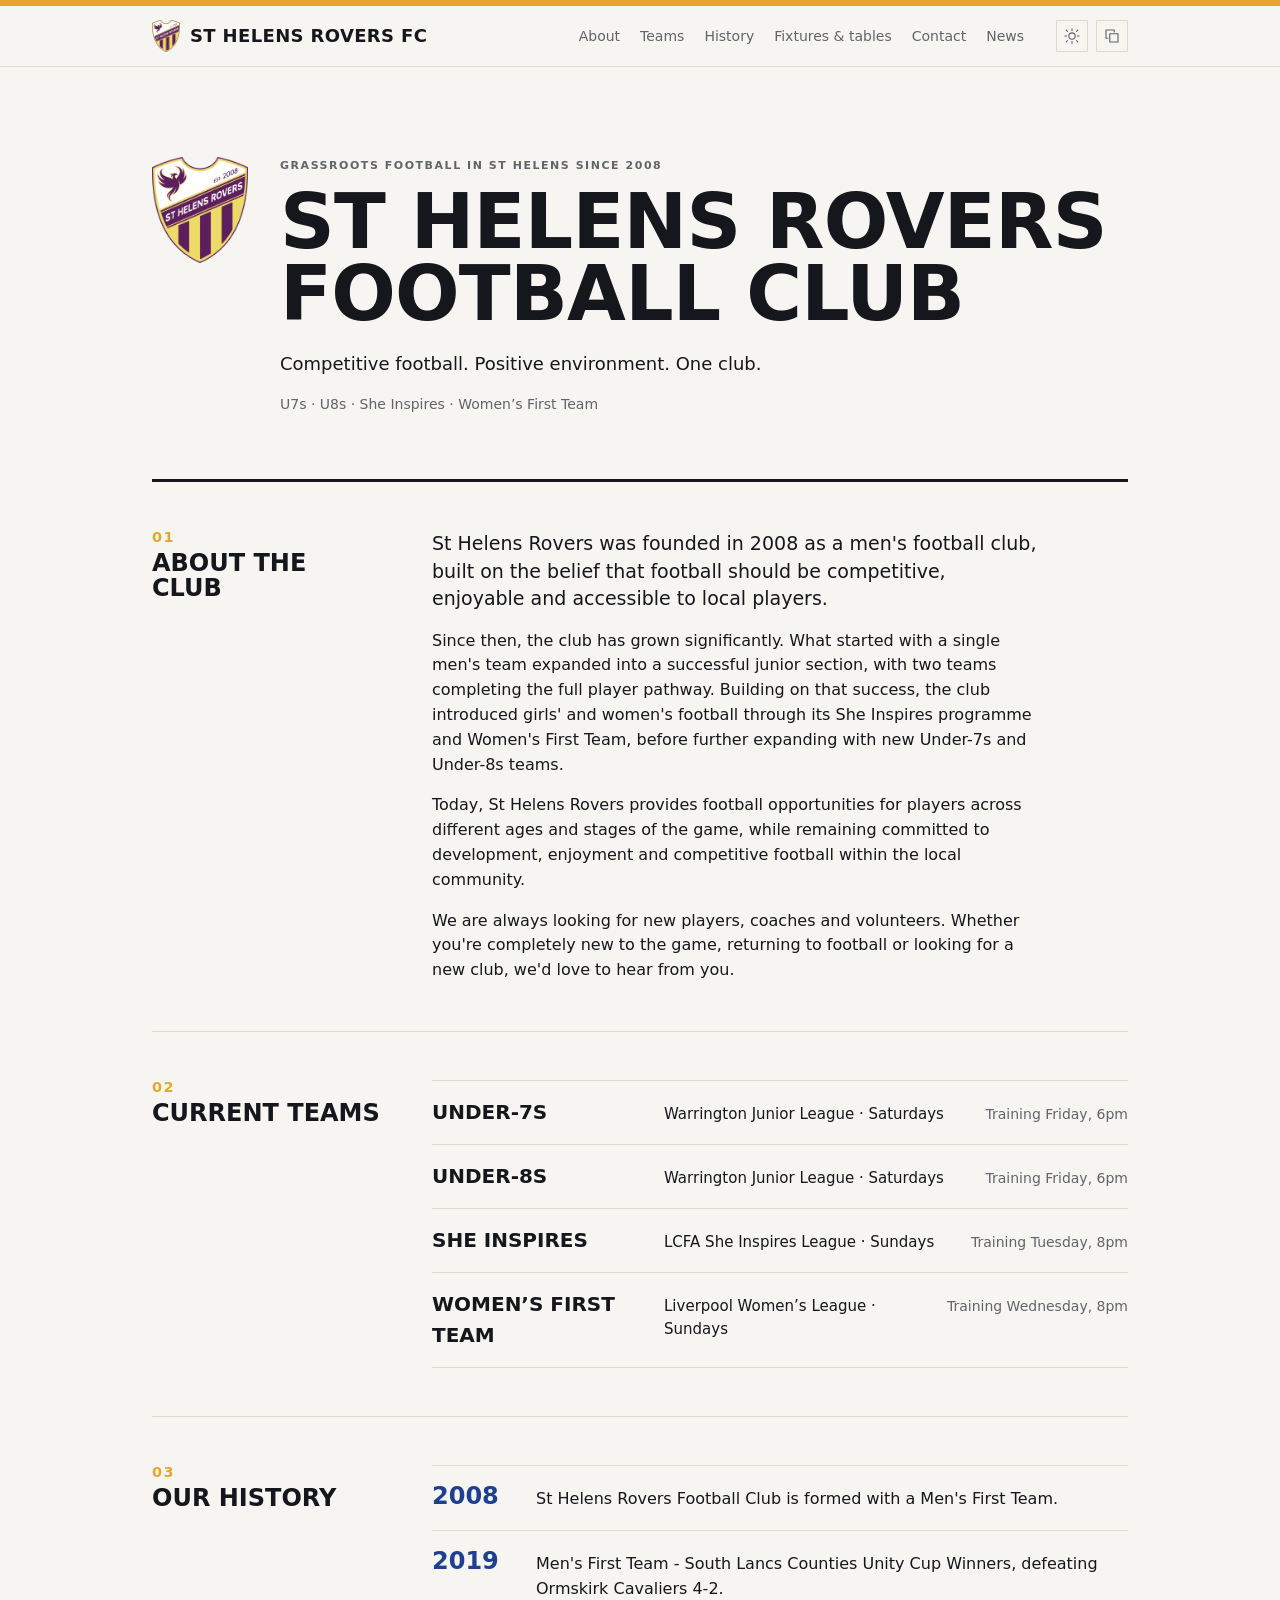
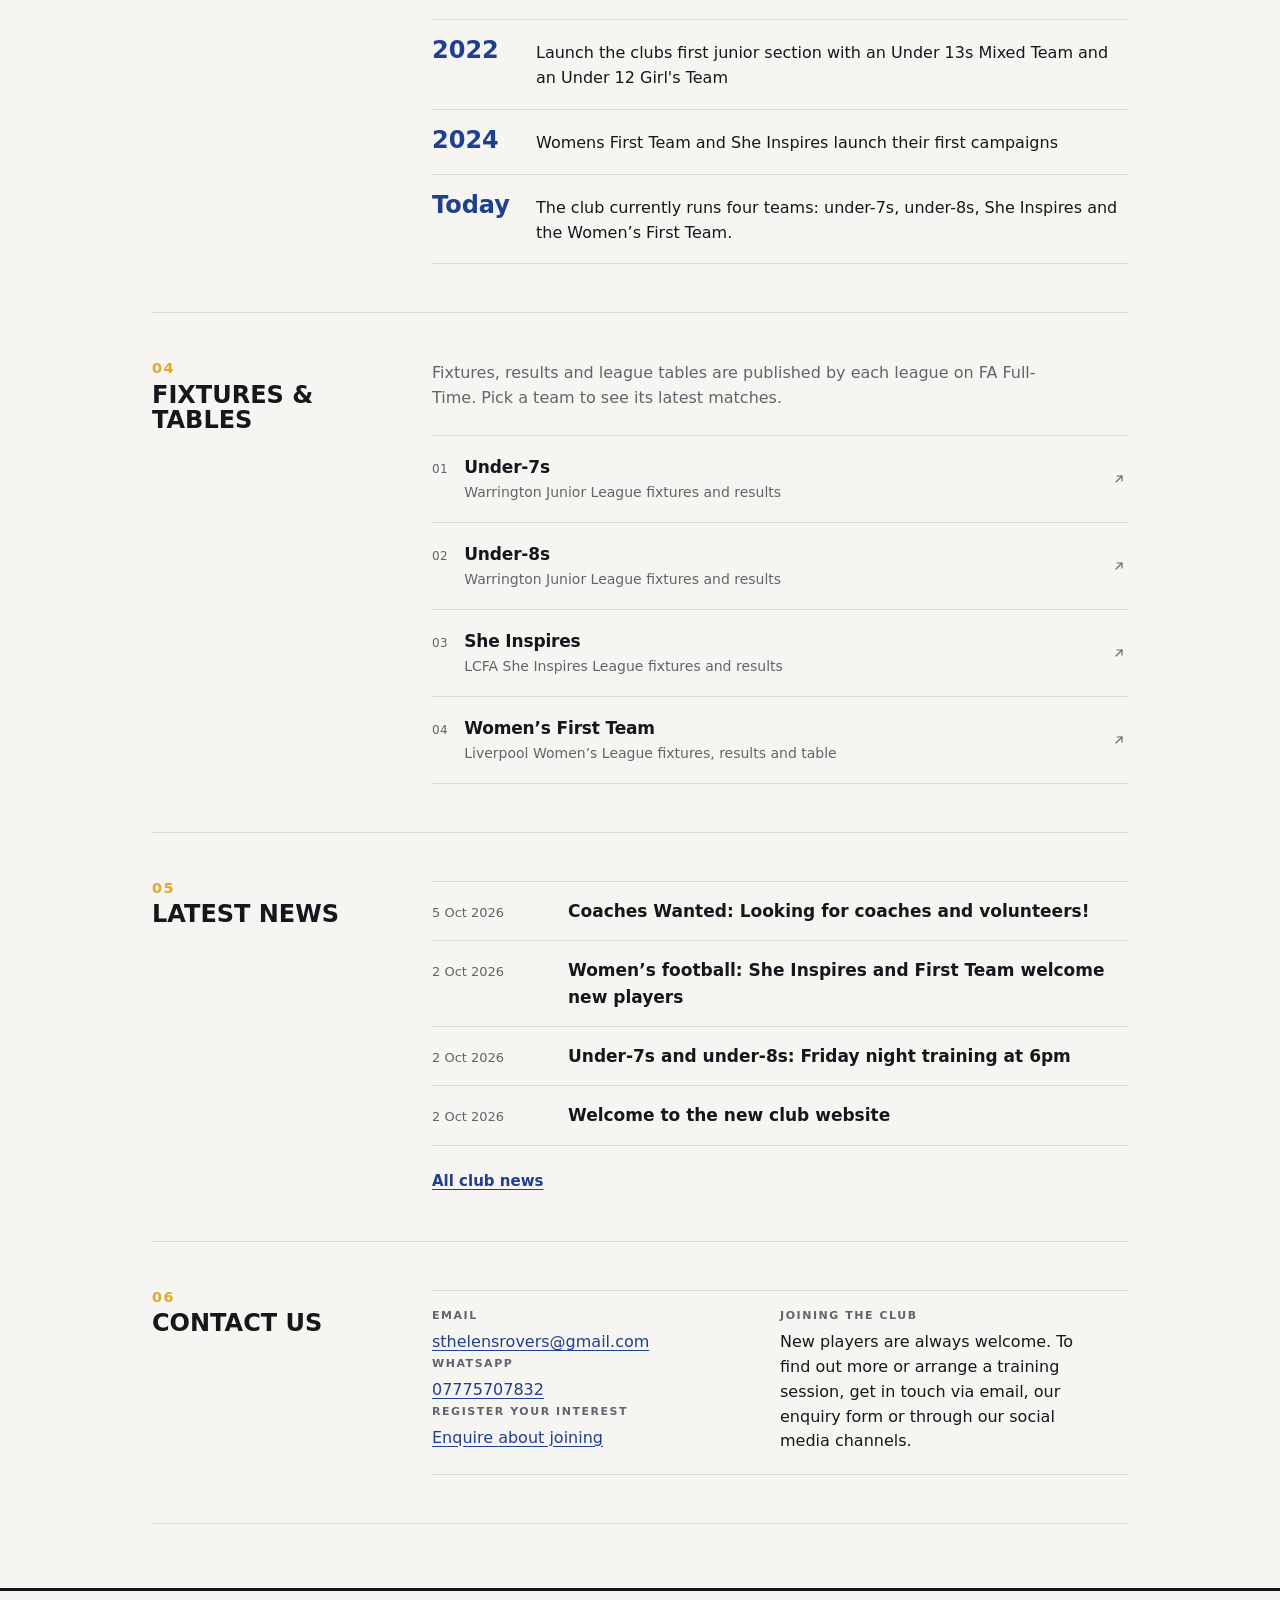
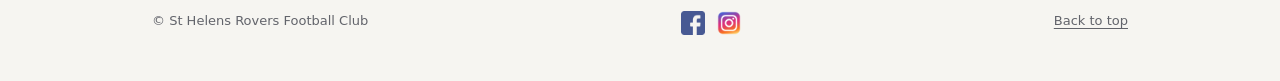
<file: index.html>
<!doctype html>
<html lang="en-GB">
  <head>
    <meta charset="utf-8" />
    <meta name="viewport" content="width=device-width, initial-scale=1" />

    <!-- EDIT ME: page title and description ----------------------------- -->
    <title>St Helens Rovers Football Club</title>
    <meta
      name="description"
      content="St Helens Rovers Football Club: our teams, our history, the latest news, fixtures and league tables, and how to get in touch."
    />

    <!-- EDIT ME: social sharing preview --------------------------------- -->
    <meta property="og:title" content="St Helens Rovers Football Club" />
	<meta property="og:image" content="https://shrfc.co.uk/assets/crest.jpg" />
    <meta
      property="og:description"
      content="Community football in St Helens since 2008. Opportunities for players of all ages and abilities to learn, develop and enjoy the game."
    />
    <meta property="og:type" content="website" />
    <meta name="twitter:card" content="summary" />
    <!-- ----------------------------------------------------------------- -->

    <link rel="icon" href="assets/crest.jpg" type="image/svg+xml" />
    <link rel="stylesheet" href="styles.css" />
    <meta name="theme-color" content="#5C2D91" />
  </head>

  <body>
    <a class="skip-link" href="#main">Skip to content</a>

    <header class="masthead">
      <div class="masthead__inner">
        <a class="masthead__brand" href="index.html">
          <img src="assets/crest.jpg" alt="" width="28" height="32" />
          <span>St Helens Rovers <abbr title="Football Club">FC</abbr></span>
        </a>

        <nav class="masthead__nav" aria-label="Main">
          <ul>
            <li><a href="#about">About</a></li>
            <li><a href="#teams">Teams</a></li>
            <li><a href="#history">History</a></li>
            <li><a href="#fixtures">Fixtures &amp; tables</a></li>
            <li><a href="#contact">Contact</a></li>
            <li><a href="news.html">News</a></li>
          </ul>
        </nav>

        <!-- Theme + share controls. Hidden until script.js runs, so they
             never appear as dead buttons if JavaScript is unavailable. -->
        <div class="toolbar" hidden id="toolbar">
          <button type="button" class="toolbar__button" id="theme-toggle">
            <svg class="icon icon--light" aria-hidden="true">
              <use href="#icon-sun" />
            </svg>
            <svg class="icon icon--dark" aria-hidden="true">
              <use href="#icon-moon" />
            </svg>
            <span class="sr-only" id="theme-toggle-label">Switch theme</span>
          </button>
          <button type="button" class="toolbar__button" id="copy-link">
            <svg class="icon" aria-hidden="true" id="copy-link-icon">
              <use href="#icon-copy" />
            </svg>
            <span class="sr-only">Copy link to this page</span>
          </button>
          <span class="sr-only" role="status" id="copy-status"></span>
        </div>
      </div>
    </header>

    <main id="main" class="page">
      <section class="hero">
        <img class="hero__crest" src="assets/crest.jpg" alt="" width="96" height="108" />
        <div>
          <!-- EDIT ME: club name and tagline ------------------------------ -->
          <p class="label">Grassroots football in St Helens since 2008</p>
          <h1 class="hero__title">St Helens Rovers Football Club</h1>
          <p class="hero__tagline">
            Competitive football. Positive environment. One club.
          </p>
          <p class="hero__meta">U7s &middot; U8s &middot; She Inspires &middot; Women&rsquo;s First Team</p>
          <!-- ----------------------------------------------------------- -->
        </div>
      </section>

      <!-- About ---------------------------------------------------------- -->
      <section class="section" id="about" aria-labelledby="about-heading">
        <h2 class="section__heading" id="about-heading">
          <span class="section__index" aria-hidden="true">01</span>
          About the club
        </h2>
        <div class="section__body prose">
          <!-- EDIT ME: about the club ------------------------------------ -->
          <p class="prose__lead">
           St Helens Rovers was founded in 2008 as a men's football club, built on the belief that football should be competitive, enjoyable and accessible to local players.
		  </p>
			<p>
Since then, the club has grown significantly. What started with a single men's team expanded into a successful junior section, with two teams completing the full player pathway. Building on that success, the club introduced girls' and women's football through its She Inspires programme and Women's First Team, before further expanding with new Under-7s and Under-8s teams.
</p>
			<p></p>
Today, St Helens Rovers provides football opportunities for players across different ages and stages of the game, while remaining committed to development, enjoyment and competitive football within the local community.
</p>
  <p>
We are always looking for new players, coaches and volunteers. Whether you're completely new to the game, returning to football or looking for a new club, we'd love to hear from you.
 </p>
          <!-- ----------------------------------------------------------- -->
        </div>
      </section>

      <!-- Teams ---------------------------------------------------------- -->
      <section class="section" id="teams" aria-labelledby="teams-heading">
        <h2 class="section__heading" id="teams-heading">
          <span class="section__index" aria-hidden="true">02</span>
          Current teams
        </h2>
        <div class="section__body">
          <!-- EDIT ME: your teams. Copy a whole <li> block to add another. -->
          <ul class="rows">
            <li class="team">
              <h3 class="team__name">Under-7s</h3>
              <p class="team__league">Warrington Junior League &middot; Saturdays</p>
              <p class="team__detail">Training Friday, 6pm</p>
            </li>
            <li class="team">
              <h3 class="team__name">Under-8s</h3>
              <p class="team__league">Warrington Junior League &middot; Saturdays</p>
              <p class="team__detail">Training Friday, 6pm</p>
            </li>
            <li class="team">
              <h3 class="team__name">She Inspires</h3>
              <p class="team__league">LCFA She Inspires League &middot; Sundays</p>
              <p class="team__detail">Training Tuesday, 8pm</p>
            </li>
            <li class="team">
              <h3 class="team__name">Women&rsquo;s First Team</h3>
              <p class="team__league">Liverpool Women&rsquo;s League &middot; Sundays</p>
              <p class="team__detail">Training Wednesday, 8pm</p>
            </li>
          </ul>
          <!-- ----------------------------------------------------------- -->
        </div>
      </section>

      <!-- History -------------------------------------------------------- -->
      <section class="section" id="history" aria-labelledby="history-heading">
        <h2 class="section__heading" id="history-heading">
          <span class="section__index" aria-hidden="true">03</span>
          Our history
        </h2>
        <div class="section__body">
          <!-- EDIT ME: club history. One <li> per milestone, oldest first.
               Add milestones between 2008 and Today as you go. -->
          <ol class="rows timeline">
            <li class="timeline__item">
              <span class="timeline__year">2008</span>
              <p>St Helens Rovers Football Club is formed with a Men's First Team.</p>
            </li>
            <li class="timeline__item">
              <span class="timeline__year">2019</span>
              <p>Men's First Team - South Lancs Counties Unity Cup Winners, defeating Ormskirk Cavaliers 4-2.</p>
            </li>
            <li class="timeline__item">
              <span class="timeline__year">2022</span>
              <p>Launch the clubs first junior section with an Under 13s Mixed Team and an Under 12 Girl's Team</p>
            </li>
            <li class="timeline__item">
              <span class="timeline__year">2024</span>
              <p>Womens First Team and She Inspires launch their first campaigns</p>
            </li>
            <li class="timeline__item">
              <span class="timeline__year">Today</span>
              <p>
                The club currently runs four teams: under-7s, under-8s, She Inspires and
                the Women&rsquo;s First Team.
              </p>
            </li>
          </ol>
          <!-- ----------------------------------------------------------- -->
        </div>
      </section>

      <!-- Fixtures & tables --------------------------------------------- -->
      <section class="section" id="fixtures" aria-labelledby="fixtures-heading">
        <h2 class="section__heading" id="fixtures-heading">
          <span class="section__index" aria-hidden="true">04</span>
          Fixtures &amp; tables
        </h2>
        <div class="section__body">
          <p class="section__intro">
            Fixtures, results and league tables are published by each league on
            FA Full-Time. Pick a team to see its latest matches.
          </p>
          <!-- EDIT ME: fixture and table links. Replace each href with the
               team's own FA Full-Time (or league) page, and renumber if you
               add or reorder links. -->
          <ul class="links">
            <li>
              <a class="link" href="https://fulltime.thefa.com/displayTeam.html?id=612675552">
                <span class="link__index" aria-hidden="true">01</span>
                <span class="link__body">
                  <span class="link__title">Under-7s</span>
                  <span class="link__meta">Warrington Junior League fixtures and results</span>
                </span>
                <svg class="icon link__arrow" aria-hidden="true">
                  <use href="#icon-arrow" />
                </svg>
              </a>
            </li>
            <li>
              <a class="link" href="https://fulltime.thefa.com/displayTeam.html?id=810851945">
                <span class="link__index" aria-hidden="true">02</span>
                <span class="link__body">
                  <span class="link__title">Under-8s</span>
                  <span class="link__meta">Warrington Junior League fixtures and results</span>
                </span>
                <svg class="icon link__arrow" aria-hidden="true">
                  <use href="#icon-arrow" />
                </svg>
              </a>
            </li>
            <li>
              <a class="link" href="https://tournifyapp.com/live/sheins2627-nd/team/2OauIQQccRfSlZjsOAQV">
                <span class="link__index" aria-hidden="true">03</span>
                <span class="link__body">
                  <span class="link__title">She Inspires</span>
                  <span class="link__meta">LCFA She Inspires League fixtures and results</span>
                </span>
                <svg class="icon link__arrow" aria-hidden="true">
                  <use href="#icon-arrow" />
                </svg>
              </a>
            </li>
            <li>
              <a class="link" href="https://fulltime.thefa.com/displayTeam.html?divisionseason=275978894&teamID=52689346">
                <span class="link__index" aria-hidden="true">04</span>
                <span class="link__body">
                  <span class="link__title">Women&rsquo;s First Team</span>
                  <span class="link__meta">Liverpool Women&rsquo;s League fixtures, results and table</span>
                </span>
                <svg class="icon link__arrow" aria-hidden="true">
                  <use href="#icon-arrow" />
                </svg>
              </a>
            </li>
          </ul>
          <!-- ----------------------------------------------------------- -->
        </div>
      </section>

      <!-- Latest news ---------------------------------------------------- -->
      <section class="section" id="latest" aria-labelledby="latest-heading">
        <h2 class="section__heading" id="latest-heading">
          <span class="section__index" aria-hidden="true">05</span>
          Latest news
        </h2>
        <div class="section__body">
          <!-- EDIT ME: the three newest stories. Each href points at the
               story's id on news.html. -->
          <ul class="rows">
            <li class="headline">
              <time class="headline__date" datetime="2026-10-05">5 Oct 2026</time>
              <a class="headline__title" href="news.html#coaches-wanted">Coaches Wanted: Looking for coaches and volunteers!</a>
            </li>
            <li class="headline">
              <time class="headline__date" datetime="2026-10-02">2 Oct 2026</time>
              <a class="headline__title" href="news.html#womens-football">Women&rsquo;s football: She Inspires and First Team welcome new players</a>
            </li>
            <li class="headline">
              <time class="headline__date" datetime="2026-10-02">2 Oct 2026</time>
              <a class="headline__title" href="news.html#mini-soccer">Under-7s and under-8s: Friday night training at 6pm</a>
            </li>
            <li class="headline">
              <time class="headline__date" datetime="2026-10-02">2 Oct 2026</time>
              <a class="headline__title" href="news.html#new-website">Welcome to the new club website</a>
            </li>
          </ul>
          <!-- ----------------------------------------------------------- -->
          <p class="more"><a href="news.html">All club news</a></p>
        </div>
      </section>

      <!-- Contact -------------------------------------------------------- -->
      <section class="section" id="contact" aria-labelledby="contact-heading">
        <h2 class="section__heading" id="contact-heading">
          <span class="section__index" aria-hidden="true">06</span>
          Contact us
        </h2>
        <div class="section__body">
          <!-- EDIT ME: contact details ----------------------------------- -->
          <dl class="contact">
            <div class="contact__item">
              <dt class="label">Email</dt>
              <dd><a href="mailto:sthelensrovers@gmail.com">sthelensrovers@gmail.com</a></dd>
			  <dt class="label">WhatsApp</dt>
              <dd><a href="tel:07775707832">07775707832</a></dd>
			  <dt class="label">Register Your Interest</dt>
			  <dd><a href="https://forms.gle/bpfUZo2pmFQqcEdc6">Enquire about joining</a></dd>
            </div>
            <div class="contact__item">
              <dt class="label">Joining the club</dt>
              <dd>
                New players are always welcome. To find out more or arrange a training session,
				  get in touch via email, our enquiry form or through our social media channels.
              </dd>
            </div>
          </dl>
          <!-- ----------------------------------------------------------- -->
        </div>
      </section>
    </main>
	
<footer class="footer">
	<div class="footer__inner">

    <p>&copy; St Helens Rovers Football Club</p>

    <div class="footer__social">
      <a href="https://www.facebook.com/sthelensrovers"
		  target="_blank"
		  ref="noopener noreferrer"
		  aria-label="Follow St Helens Rovers on Facebook">
        <img src="assets/facebook.png"
             alt=""
             width="24"
             height="24">
	  </a>
		
		<a href="https://www.instagram.com/sthelensroversfcw/"
			target="_blank"
			rel="noopener noreferrer"
			aria-label="Follow St Helens Rovers on Instagram">
         <img src="assets/instagram.png"
             alt=""
             width="24"
             height="24">
		</a>
	 </div>
	 
	 <p><a href="#main">Back to top</a></p>
	 
	 </div>
	 
	 </footer>

    <script src="script.js" defer></script>

    <!-- Icon sprite. Referenced above with <use href="#icon-name" />.
         Every icon is a 24×24 outline drawn with the current text color. -->
    <svg class="sprite" aria-hidden="true" focusable="false">
      <defs>
        <symbol id="icon-arrow" viewBox="0 0 24 24">
          <path d="M8 16 16 8" />
          <path d="M9.5 8H16v6.5" />
        </symbol>
        <symbol id="icon-sun" viewBox="0 0 24 24">
          <circle cx="12" cy="12" r="4.25" />
          <path
            d="M12 2.5v2.25M12 19.25v2.25M4.22 4.22l1.6 1.6M18.18 18.18l1.6 1.6M2.5 12h2.25M19.25 12h2.25M4.22 19.78l1.6-1.6M18.18 5.82l1.6-1.6"
          />
        </symbol>
        <symbol id="icon-moon" viewBox="0 0 24 24">
          <path d="M20 14.5A8.5 8.5 0 0 1 9.5 4a8.5 8.5 0 1 0 10.5 10.5Z" />
        </symbol>
        <symbol id="icon-copy" viewBox="0 0 24 24">
          <rect x="9" y="9" width="11" height="11" />
          <path d="M15 6.5V4H4v11h2.5" />
        </symbol>
        <symbol id="icon-check" viewBox="0 0 24 24">
          <path d="M5 12.5 9.5 17 19 7.5" />
        </symbol>
      </defs>
    </svg>
  </body>
</html>
</file>
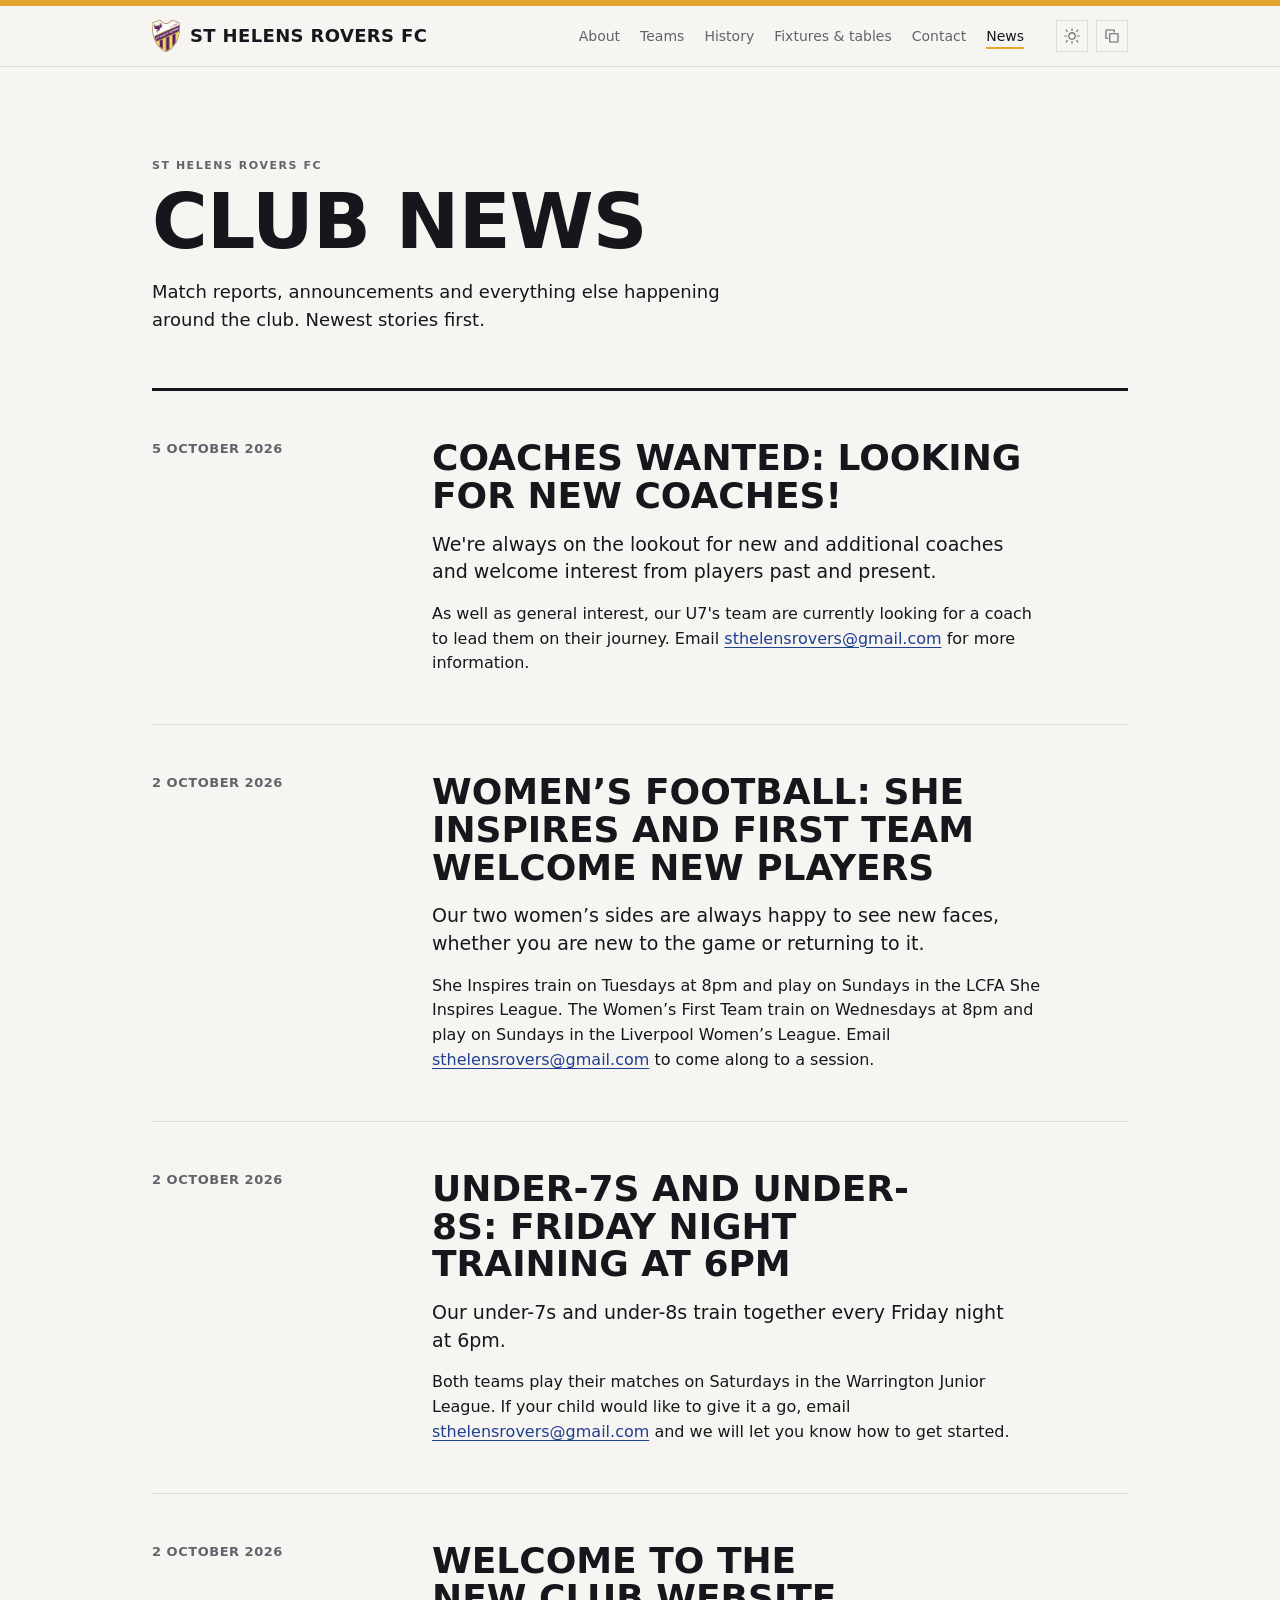
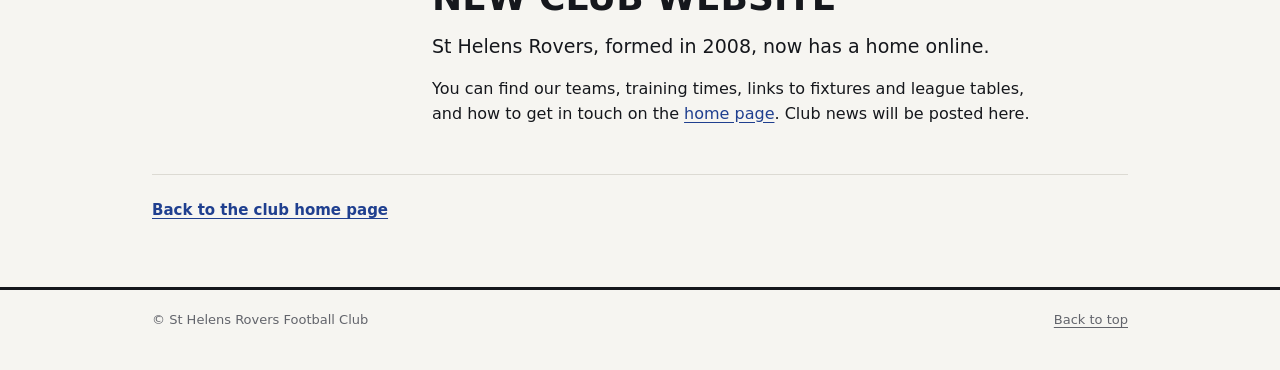
<file: news.html>
<!doctype html>
<html lang="en-GB">
  <head>
    <meta charset="utf-8" />
    <meta name="viewport" content="width=device-width, initial-scale=1" />

    <!-- EDIT ME: page title and description ----------------------------- -->
    <title>News | St Helens Rovers Football Club</title>
    <meta
      name="description"
      content="Match reports, club announcements and junior football news from St Helens Rovers Football Club."
    />

    <!-- EDIT ME: social sharing preview --------------------------------- -->
    <meta property="og:title" content="News | St Helens Rovers Football Club" />
    <meta
      property="og:description"
      content="Grassroots football in St Helens. Teams, fixtures, news and contact details."
    />
    <meta property="og:type" content="website" />
    <meta name="twitter:card" content="summary" />
    <!-- ----------------------------------------------------------------- -->

    <link rel="icon" href="favicon.png" type="image/png+xml" />
    <link rel="stylesheet" href="styles.css" />
    <meta name="theme-color" content="#1f3f8f" />
  </head>

  <body>
    <a class="skip-link" href="#main">Skip to content</a>

    <header class="masthead">
      <div class="masthead__inner">
        <a class="masthead__brand" href="index.html">
          <img src="assets/crest.jpg" alt="" width="28" height="32" />
          <span>St Helens Rovers <abbr title="Football Club">FC</abbr></span>
        </a>

        <nav class="masthead__nav" aria-label="Main">
          <ul>
            <li><a href="index.html#about">About</a></li>
            <li><a href="index.html#teams">Teams</a></li>
            <li><a href="index.html#history">History</a></li>
            <li><a href="index.html#fixtures">Fixtures &amp; tables</a></li>
            <li><a href="index.html#contact">Contact</a></li>
            <li><a href="news.html" aria-current="page">News</a></li>
          </ul>
        </nav>

        <!-- Theme + share controls. Hidden until script.js runs, so they
             never appear as dead buttons if JavaScript is unavailable. -->
        <div class="toolbar" hidden id="toolbar">
          <button type="button" class="toolbar__button" id="theme-toggle">
            <svg class="icon icon--light" aria-hidden="true">
              <use href="#icon-sun" />
            </svg>
            <svg class="icon icon--dark" aria-hidden="true">
              <use href="#icon-moon" />
            </svg>
            <span class="sr-only" id="theme-toggle-label">Switch theme</span>
          </button>
          <button type="button" class="toolbar__button" id="copy-link">
            <svg class="icon" aria-hidden="true" id="copy-link-icon">
              <use href="#icon-copy" />
            </svg>
            <span class="sr-only">Copy link to this page</span>
          </button>
          <span class="sr-only" role="status" id="copy-status"></span>
        </div>
      </div>
    </header>

    <main id="main" class="page">
      <header class="page-header">
        <p class="label"><a href="index.html">St Helens Rovers FC</a></p>
        <h1 class="page-header__title">Club news</h1>
        <p class="hero__tagline">
          Match reports, announcements and everything else happening around the
          club. Newest stories first.
        </p>
      </header>

      <!-- EDIT ME: news stories. Add new stories at the top: copy a whole
           <article> block, give it a unique id, and update the date. Then
           update the "Latest news" list on index.html to match. -->
      <div class="news">
        <article class="story" id="coaches-wanted" aria-labelledby="coaches-wanted-title">
          <time class="story__date" datetime="2026-10-05">5 October 2026</time>
          <div class="story__body prose">
            <h2 class="story__title" id="coaches-wanted-title">Coaches Wanted: Looking for new coaches!</h2>
            <p class="prose__lead">
              We're always on the lookout for new and additional coaches and welcome interest from players past and present.
            </p>
            <p>
              As well as general interest, our U7's team are currently looking for a coach to lead them on their journey. Email <a href="mailto:sthelensrovers@gmail.com">sthelensrovers@gmail.com</a> for more information.
            </p>
          </div>
        </article>

		<article class="story" id="womens-football" aria-labelledby="womens-football-title">
          <time class="story__date" datetime="2026-10-02">2 October 2026</time>
          <div class="story__body prose">
            <h2 class="story__title" id="womens-football-title">Women&rsquo;s football: She Inspires and First Team welcome new players</h2>
            <p class="prose__lead">
              Our two women&rsquo;s sides are always happy to see new faces, whether you are new to the game or returning to it.
            </p>
            <p>
              She Inspires train on Tuesdays at 8pm and play on Sundays in the LCFA She Inspires League. The Women&rsquo;s First Team train on Wednesdays at 8pm and play on Sundays in the Liverpool Women&rsquo;s League. Email <a href="mailto:sthelensrovers@gmail.com">sthelensrovers@gmail.com</a> to come along to a session.
            </p>
          </div>
        </article>

        <article class="story" id="mini-soccer" aria-labelledby="mini-soccer-title">
          <time class="story__date" datetime="2026-10-02">2 October 2026</time>
          <div class="story__body prose">
            <h2 class="story__title" id="mini-soccer-title">Under-7s and under-8s: Friday night training at 6pm</h2>
            <p class="prose__lead">
              Our under-7s and under-8s train together every Friday night at 6pm.
            </p>
            <p>
              Both teams play their matches on Saturdays in the Warrington Junior League. If your child would like to give it a go, email <a href="mailto:sthelensrovers@gmail.com">sthelensrovers@gmail.com</a> and we will let you know how to get started.
            </p>
          </div>
        </article>

        <article class="story" id="new-website" aria-labelledby="new-website-title">
          <time class="story__date" datetime="2026-10-02">2 October 2026</time>
          <div class="story__body prose">
            <h2 class="story__title" id="new-website-title">Welcome to the new club website</h2>
            <p class="prose__lead">
              St Helens Rovers, formed in 2008, now has a home online.
            </p>
            <p>
              You can find our teams, training times, links to fixtures and league tables, and how to get in touch on the <a href="index.html">home page</a>. Club news will be posted here.
            </p>
          </div>
        </article>
      </div>
      <!-- ------------------------------------------------------------- -->

      <p class="more"><a href="index.html">Back to the club home page</a></p>
    </main>

    <footer class="footer">
      <div class="footer__inner">
        <p>&copy; St Helens Rovers Football Club</p>
        <p><a href="#main">Back to top</a></p>
      </div>
    </footer>

    <script src="script.js"></script>

    <!-- Icon sprite. Referenced above with <use href="#icon-name" />.
         Every icon is a 24×24 outline drawn with the current text color. -->
    <svg class="sprite" aria-hidden="true" focusable="false">
      <defs>
        <symbol id="icon-arrow" viewBox="0 0 24 24">
          <path d="M8 16 16 8" />
          <path d="M9.5 8H16v6.5" />
        </symbol>
        <symbol id="icon-sun" viewBox="0 0 24 24">
          <circle cx="12" cy="12" r="4.25" />
          <path
            d="M12 2.5v2.25M12 19.25v2.25M4.22 4.22l1.6 1.6M18.18 18.18l1.6 1.6M2.5 12h2.25M19.25 12h2.25M4.22 19.78l1.6-1.6M18.18 5.82l1.6-1.6"
          />
        </symbol>
        <symbol id="icon-moon" viewBox="0 0 24 24">
          <path d="M20 14.5A8.5 8.5 0 0 1 9.5 4a8.5 8.5 0 1 0 10.5 10.5Z" />
        </symbol>
        <symbol id="icon-copy" viewBox="0 0 24 24">
          <rect x="9" y="9" width="11" height="11" />
          <path d="M15 6.5V4H4v11h2.5" />
        </symbol>
        <symbol id="icon-check" viewBox="0 0 24 24">
          <path d="M5 12.5 9.5 17 19 7.5" />
        </symbol>
      </defs>
    </svg>
  </body>
</html>
</file>
<file: styles.css>
/* ==========================================================================
   EDIT ME: colors, fonts, and spacing all live in this one block.
   Change these and the whole site follows.

   The design is deliberately flat: no gradients, no shadows, no rounded
   corners, no animation. Structure comes from hairline rules, alignment,
   and type size — not from boxes. Think matchday programme, not app.
   ========================================================================== */

:root {
  color-scheme: light;

  --color-bg: #f6f5f1;
  --color-border: #dcdad3;
  --color-text: #15171c;
  --color-text-muted: #62646b;
  /* Club colours: blue for links and headings, amber for the accent stripe. */
  --color-accent: #1f3f8f;
  --color-stripe: #e3a72f;

  --font-sans:
    ui-sans-serif, system-ui, -apple-system, 'Segoe UI', Helvetica, Arial,
    sans-serif;
  /* Condensed display type for headings. All locally installed fonts, so the
     site never makes a request for a web font. */
  --font-display:
    'Bahnschrift SemiCondensed', Bahnschrift, 'DIN Condensed',
    'Avenir Next Condensed', 'Arial Narrow', sans-serif-condensed,
    var(--font-sans);

  --rule: 1px solid var(--color-border);
  --rule-strong: 3px solid var(--color-text);
  --page-width: 64rem;
  --measure: 38rem;
  --gutter: 1.5rem;
}

/* Dark theme. Two selectors so it works from the operating system setting on
   its own, and from the toggle button. Keep these blocks in sync. */

:root[data-theme='dark'] {
  color-scheme: dark;

  --color-bg: #140A1A;
  --color-border: #32203d;
  --color-text: #f1f0ec;
  --color-text-muted: #c0c2c8;
  --color-accent: #a06bff;
  --color-stripe: #e8b44a;
}

@media (prefers-color-scheme: dark) {
  :root:not([data-theme='light']) {
    color-scheme: dark;

    --color-bg: #140A1A;
    --color-border: #32203d;
    --color-text: #f1f0ec;
    --color-text-muted: #c0c2c8;
    --color-accent: #a06bff;
    --color-stripe: #e8b44a;
  }
}

/* ==========================================================================
   Base
   ========================================================================== */

*,
*::before,
*::after {
  box-sizing: border-box;
}

html {
  scroll-padding-top: 1rem;
}

body {
  margin: 0;
  padding: 0;
  background: var(--color-bg);
  color: var(--color-text);
  font-family: var(--font-sans);
  font-size: 16px;
  line-height: 1.55;
  -webkit-font-smoothing: antialiased;
}

a {
  color: var(--color-accent);
  text-underline-offset: 3px;
}

h1,
h2,
h3,
p,
ul,
ol,
dl,
dd,
address {
  margin: 0;
}

ul,
ol {
  padding: 0;
  list-style: none;
}

address {
  font-style: normal;
}

abbr[title] {
  text-decoration: none;
}

:focus-visible {
  outline: 2px solid var(--color-accent);
  outline-offset: 2px;
}

.sr-only {
  position: absolute;
  width: 1px;
  height: 1px;
  margin: -1px;
  padding: 0;
  overflow: hidden;
  clip-path: inset(50%);
  white-space: nowrap;
}

.skip-link {
  position: absolute;
  top: 0;
  left: var(--gutter);
  translate: 0 -200%;
  padding: 0.5rem 0.75rem;
  border: var(--rule);
  background: var(--color-bg);
  font-size: 0.875rem;
  font-weight: 600;
  text-decoration: none;
  z-index: 2;
}

.skip-link:focus-visible {
  translate: 0 0;
}

/* The sprite holds icon definitions only and must never take up space. */
.sprite {
  position: absolute;
  width: 0;
  height: 0;
}

.icon {
  width: 1.125rem;
  height: 1.125rem;
  flex: none;
  fill: none;
  stroke: currentColor;
  stroke-width: 1.5;
  stroke-linecap: round;
  stroke-linejoin: round;
}

/* Small uppercase label. */
.label {
  color: var(--color-text-muted);
  font-size: 0.6875rem;
  font-weight: 600;
  letter-spacing: 0.14em;
  text-transform: uppercase;
}

.label a {
  color: inherit;
  text-decoration: none;
}

.label a:hover {
  text-decoration: underline;
}

/* ==========================================================================
   Layout
   ========================================================================== */

.page,
.masthead__inner,
.footer__inner {
  width: 100%;
  max-width: var(--page-width);
  margin-inline: auto;
  padding-inline: var(--gutter);
}
.footer__social {
display: flex;
gap: 0.75rem;
align-items: center;
}
 
.footer__social img {
display: block;
width: 18px;
height: 18px;
}

.page {
  padding-bottom: 4rem;
}

/* ==========================================================================
   Masthead — amber stripe, crest, name, and navigation
   ========================================================================== */

.masthead {
  border-top: 6px solid var(--color-stripe);
  border-bottom: var(--rule);
}

.masthead__inner {
  display: flex;
  flex-wrap: wrap;
  align-items: center;
  gap: 0.75rem 2rem;
  padding-block: 0.875rem;
}

.masthead__brand {
  display: flex;
  align-items: center;
  gap: 0.625rem;
  color: var(--color-text);
  font-family: var(--font-display);
  font-size: 1.125rem;
  font-weight: 700;
  letter-spacing: 0.02em;
  text-decoration: none;
  text-transform: uppercase;
}

.masthead__nav {
  margin-left: auto;
}

.masthead__nav ul {
  display: flex;
  flex-wrap: wrap;
  gap: 0.25rem 1.25rem;
}

.masthead__nav a {
  color: var(--color-text-muted);
  font-size: 0.875rem;
  font-weight: 500;
  text-decoration: none;
}

.masthead__nav a:hover,
.masthead__nav a[aria-current='page'] {
  color: var(--color-text);
  text-decoration: underline;
  text-decoration-color: var(--color-stripe);
  text-decoration-thickness: 2px;
  text-underline-offset: 6px;
}

/* ==========================================================================
   Hero / page header
   ========================================================================== */

.hero {
  display: grid;
  grid-template-columns: auto 1fr;
  align-items: start;
  gap: 2rem;
  padding-block: clamp(3rem, 10vh, 6rem) clamp(2.5rem, 7vh, 4.5rem);
  border-bottom: var(--rule-strong);
}

.hero__crest {
  display: block;
  width: clamp(4rem, 12vw, 6rem);
  height: auto;
}

.hero__title,
.page-header__title {
  max-width: 18ch;
  margin-top: 0.75rem;
  font-family: var(--font-display);
  font-size: clamp(2.5rem, 8vw, 4.75rem);
  font-weight: 700;
  letter-spacing: -0.01em;
  line-height: 0.95;
  text-transform: uppercase;
  text-wrap: balance;
}

.hero__tagline {
  max-width: var(--measure);
  margin-top: 1.25rem;
  font-size: 1.125rem;
  text-wrap: pretty;
}

.hero__meta {
  margin-top: 1rem;
  color: var(--color-text-muted);
  font-size: 0.875rem;
}

.page-header {
  padding-block: clamp(3rem, 10vh, 6rem) clamp(2rem, 6vh, 3.5rem);
  border-bottom: var(--rule-strong);
}

/* ==========================================================================
   Sections — heading in a narrow left column, content on the right
   ========================================================================== */

.section {
  display: grid;
  grid-template-columns: minmax(10rem, 1fr) 3fr;
  gap: 1.5rem 3rem;
  padding-block: 3rem;
  border-bottom: var(--rule);
}

.section__heading {
  display: flex;
  flex-direction: column;
  gap: 0.375rem;
  font-family: var(--font-display);
  font-size: 1.5rem;
  font-weight: 700;
  line-height: 1.05;
  text-transform: uppercase;
}

.section__index {
  color: var(--color-stripe);
  font-family: var(--font-sans);
  font-size: 0.9rem;
  font-weight: 700;
  font-variant-numeric: tabular-nums;
  letter-spacing: 0.1em;
}

.section__body {
  min-width: 0;
}

.section__intro {
  max-width: var(--measure);
  margin-bottom: 1.5rem;
  color: var(--color-text-muted);
}

.prose {
  max-width: var(--measure);
}

.prose p + p {
  margin-top: 1rem;
}

.prose__lead {
  font-size: 1.1875rem;
  line-height: 1.45;
  text-wrap: pretty;
}

.more {
  margin-top: 1.5rem;
  font-size: 0.9375rem;
  font-weight: 600;
}

/* Generic hairline rows, shared by teams, history, and headlines. */
.rows {
  border-top: var(--rule);
}

.rows > li {
  border-bottom: var(--rule);
}

/* ==========================================================================
   Teams
   ========================================================================== */

.team {
  display: grid;
  grid-template-columns: 13rem 1fr auto;
  align-items: baseline;
  gap: 0.25rem 1.5rem;
  padding-block: 1rem;
}

.team__name {
  font-family: var(--font-display);
  font-size: 1.25rem;
  font-weight: 700;
  text-transform: uppercase;
}

.team__league {
  font-size: 0.9375rem;
}

.team__detail {
  color: var(--color-text-muted);
  font-size: 0.875rem;
  text-align: right;
}

/* ==========================================================================
   History timeline
   ========================================================================== */

.timeline__item {
  display: grid;
  grid-template-columns: 5rem 1fr;
  align-items: baseline;
  gap: 1.5rem;
  padding-block: 1.125rem;
}

.timeline__year {
  color: var(--color-accent);
  font-family: var(--font-display);
  font-size: 1.5rem;
  font-variant-numeric: tabular-nums;
  font-weight: 700;
  line-height: 1;
}

.timeline__item p {
  max-width: var(--measure);
}

/* ==========================================================================
   Link list (fixtures & tables) — hairline rows, no cards
   ========================================================================== */

.links {
  border-top: var(--rule);
}

.links li {
  border-bottom: var(--rule);
}

.link {
  display: flex;
  align-items: baseline;
  gap: 1rem;
  padding: 1.125rem 0;
  color: inherit;
  text-decoration: none;
}

.link__index {
  color: var(--color-text-muted);
  font-size: 0.75rem;
  font-variant-numeric: tabular-nums;
  letter-spacing: 0.04em;
}

.link__body {
  display: flex;
  flex-direction: column;
  gap: 0.125rem;
  min-width: 0;
}

.link__title {
  font-size: 1.0625rem;
  font-weight: 600;
  letter-spacing: -0.01em;
}

.link__meta {
  color: var(--color-text-muted);
  font-size: 0.875rem;
}

.link__arrow {
  margin-left: auto;
  color: var(--color-text-muted);
  /* Nudge the icon onto the title's baseline row. */
  align-self: center;
}

.link:hover .link__title {
  text-decoration: underline;
  text-decoration-thickness: 1px;
  text-underline-offset: 3px;
}

.link:hover .link__arrow {
  color: var(--color-text);
}

/* ==========================================================================
   Headlines (latest news on the home page)
   ========================================================================== */

.headline {
  display: grid;
  grid-template-columns: 7rem 1fr;
  align-items: baseline;
  gap: 1.5rem;
  padding-block: 1rem;
}

.headline__date {
  color: var(--color-text-muted);
  font-size: 0.8125rem;
  font-variant-numeric: tabular-nums;
}

.headline__title {
  color: var(--color-text);
  font-size: 1.0625rem;
  font-weight: 600;
  text-decoration: none;
}

.headline__title:hover {
  text-decoration: underline;
}

/* ==========================================================================
   News page
   ========================================================================== */

.story {
  display: grid;
  grid-template-columns: minmax(10rem, 1fr) 3fr;
  gap: 0.75rem 3rem;
  padding-block: 3rem;
  border-bottom: var(--rule);
}

.story__date {
  color: var(--color-text-muted);
  font-size: 0.8125rem;
  font-variant-numeric: tabular-nums;
  font-weight: 600;
  letter-spacing: 0.04em;
  text-transform: uppercase;
}

.story__title {
  margin-bottom: 1rem;
  font-family: var(--font-display);
  font-size: clamp(1.625rem, 4vw, 2.25rem);
  font-weight: 700;
  line-height: 1.05;
  text-transform: uppercase;
  text-wrap: balance;
}

/* ==========================================================================
   Contact
   ========================================================================== */

.contact {
  display: grid;
  grid-template-columns: repeat(auto-fit, minmax(14rem, 1fr));
  border-top: var(--rule);
}

.contact__item {
  padding: 1rem 1.5rem 1.25rem 0;
  border-bottom: var(--rule);
}

.contact__item dd {
  margin-top: 0.375rem;
  overflow-wrap: anywhere;
}

.inline-list {
  display: flex;
  flex-wrap: wrap;
  gap: 0.25rem 1.25rem;
}

/* ==========================================================================
   Footer
   ========================================================================== */

.footer {
  border-top: var(--rule-strong);
  color: var(--color-text-muted);
  font-size: 0.8125rem;
}

.footer__inner {
  display: flex;
  flex-wrap: wrap;
  justify-content: space-between;
  gap: 0.5rem 2rem;
  padding-block: 1.25rem 2.5rem;
}

.footer a {
  color: inherit;
}

/* ==========================================================================
   Toolbar (theme toggle + copy link)
   ========================================================================== */

.toolbar {
  display: flex;
  gap: 0.5rem;
}

.toolbar[hidden] {
  display: none;
}

.toolbar__button {
  display: grid;
  place-items: center;
  width: 2rem;
  height: 2rem;
  padding: 0;
  border: var(--rule);
  background: var(--color-bg);
  color: var(--color-text-muted);
  cursor: pointer;
}

.toolbar__button:hover {
  color: var(--color-text);
}

/* Show the sun in light mode and the moon in dark mode. Both icons live in
   the same button so its size never shifts when the theme changes. */
.icon--dark {
  display: none;
}

:root[data-theme='dark'] .icon--light {
  display: none;
}

:root[data-theme='dark'] .icon--dark {
  display: block;
}

@media (prefers-color-scheme: dark) {
  :root:not([data-theme='light']) .icon--light {
    display: none;
  }

  :root:not([data-theme='light']) .icon--dark {
    display: block;
  }
}

/* ==========================================================================
   Narrow screens — everything collapses to a single column
   ========================================================================== */

@media (max-width: 48rem) {
  .masthead__nav {
    order: 3;
    width: 100%;
    margin-left: 0;
  }

  .toolbar {
    margin-left: auto;
  }

  .section,
  .story {
    grid-template-columns: 1fr;
    padding-block: 2.25rem;
  }

  .section__heading {
    flex-direction: row;
    align-items: baseline;
    gap: 0.75rem;
  }

  .team {
    grid-template-columns: 1fr;
    gap: 0.125rem;
  }

  .team__detail {
    text-align: left;
  }
}

@media (max-width: 30rem) {
  .hero {
    grid-template-columns: 1fr;
    gap: 1.25rem;
  }

  .headline,
  .timeline__item {
    grid-template-columns: 1fr;
    gap: 0.25rem;
  }
}
</file>
